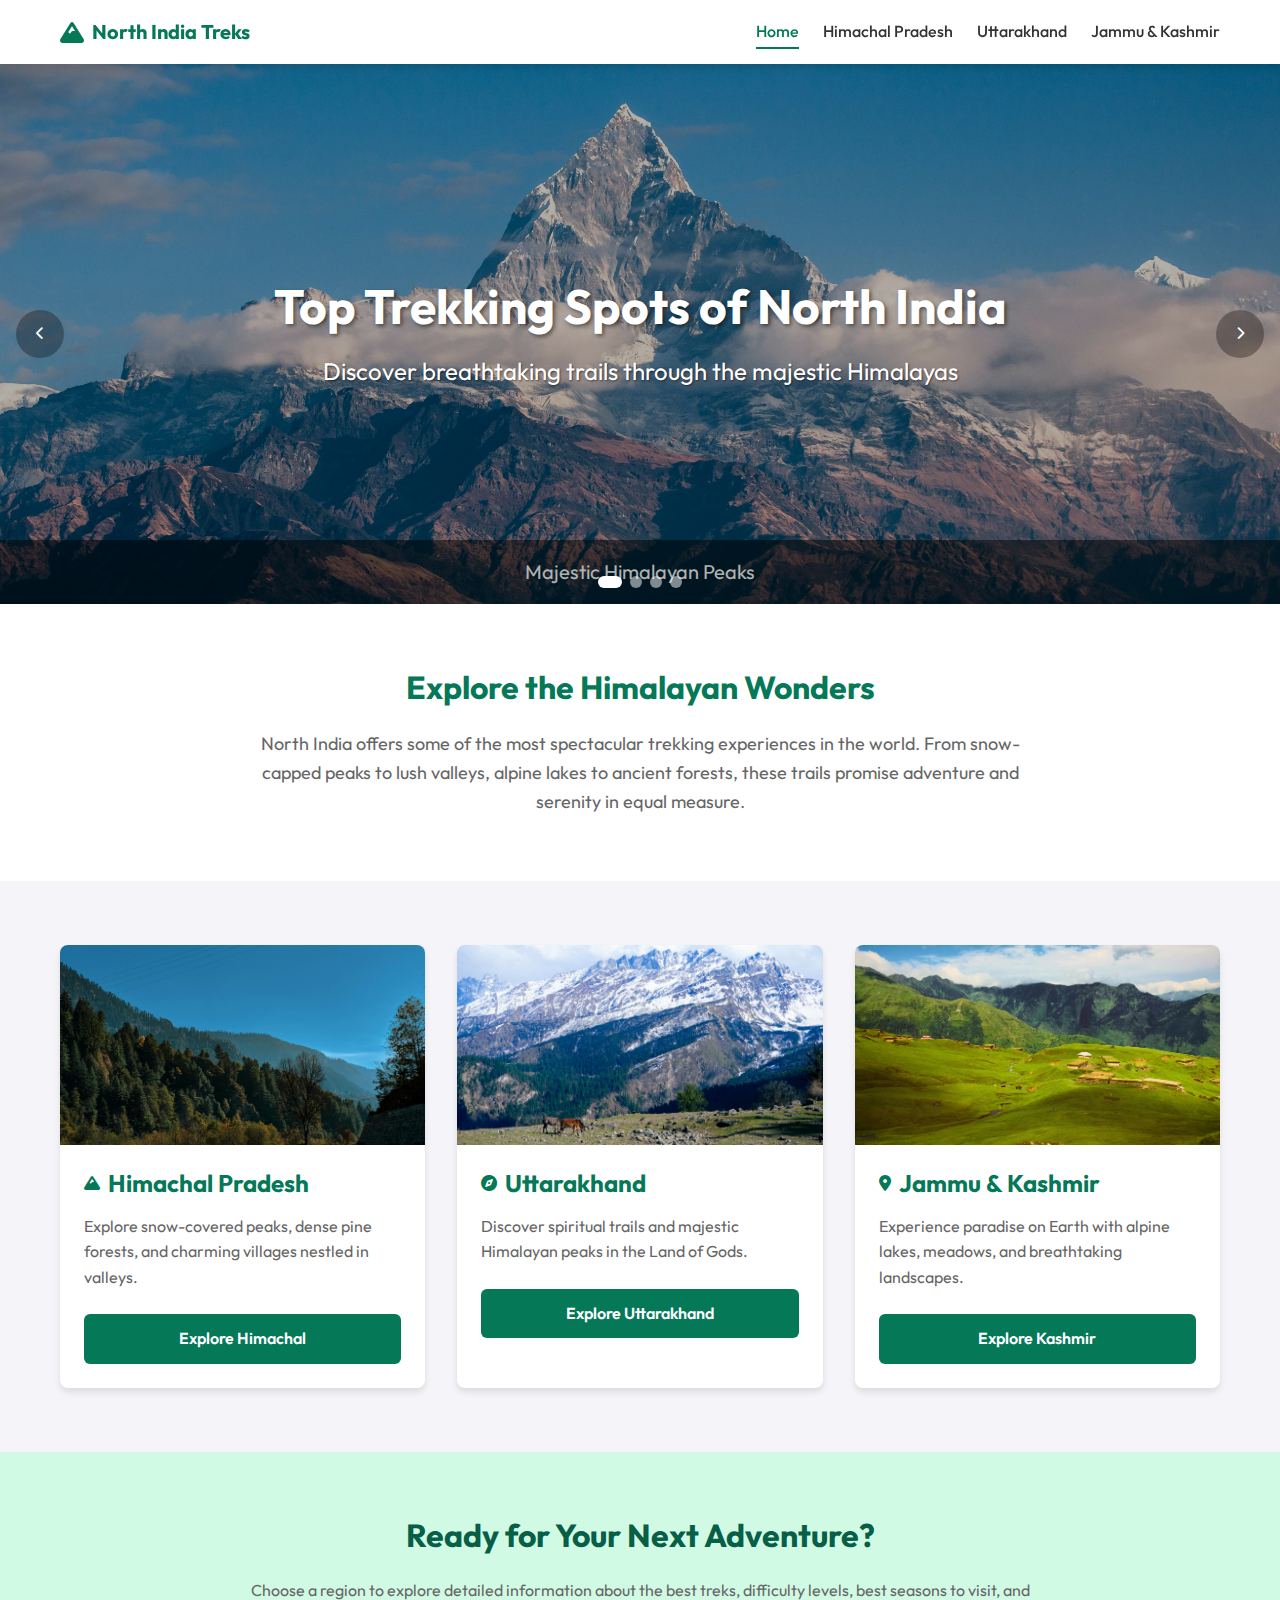
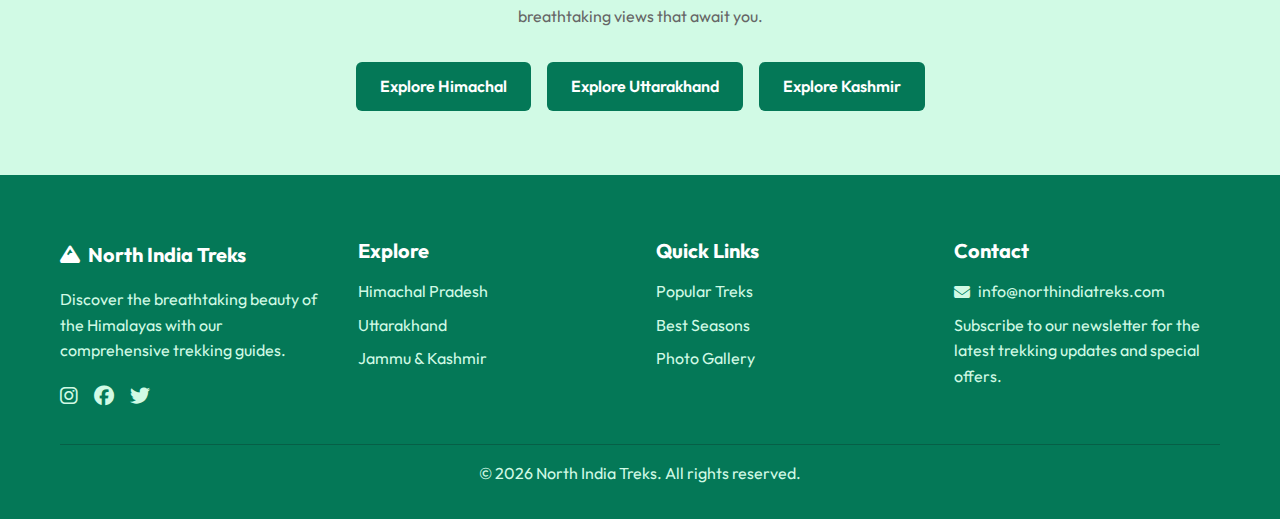
<file: index.html>
<!DOCTYPE html>
<html lang="en">
<head>
    <meta charset="UTF-8">
    <meta name="viewport" content="width=device-width, initial-scale=1.0">
    <meta name="description" content="Discover the best trekking spots in North India including Himachal Pradesh, Uttarakhand, and Kashmir">
    <title>North India Treks | Explore Himalayan Adventures</title>
    <!-- SEO Meta Tags -->
<meta name="description" content="Discover breathtaking treks in North India across Himachal Pradesh, Uttarakhand, and Kashmir.">
<meta name="keywords" content="trekking, north india, himachal, uttarakhand, kashmir, triund, kedarkantha, hampta pass, great lakes, mountain hikes">
<meta name="author" content="Himanshu">
<meta name="robots" content="index, follow">

<!-- Open Graph (for social sharing) -->
<meta property="og:title" content="North India Treks">
<meta property="og:description" content="Explore the most beautiful trekking trails in North India.">
<meta property="og:image" content="https://north-india-treks-8cl96pctc-himanshu-710s-projects.vercel.app/images/logo.png">
<meta property="og:url" content="https://north-india-treks-8cl96pctc-himanshu-710s-projects.vercel.app/">
<meta name="twitter:card" content="summary_large_image">

    <link rel="stylesheet" href="css/style.css">
    <link rel="stylesheet" href="css/responsive.css">
    <link rel="stylesheet" href="https://cdnjs.cloudflare.com/ajax/libs/font-awesome/6.4.0/css/all.min.css">
    <link href="https://fonts.googleapis.com/css2?family=Outfit:wght@300;400;500;600;700;800&display=swap" rel="stylesheet">
    <script async src="https://pagead2.googlesyndication.com/pagead/js/adsbygoogle.js?client=ca-pub-3728449029065039"
     crossorigin="anonymous"></script>
    <!-- Google tag (gtag.js) -->
<script async src="https://www.googletagmanager.com/gtag/js?id=G-BJK7P80JDB"></script>
<script>
  window.dataLayer = window.dataLayer || [];
  function gtag(){dataLayer.push(arguments);}
  gtag('js', new Date());

  gtag('config', 'G-BJK7P80JDB');
</script>
<meta name="google-site-verification" content="UkwokztceHetvAt3x6gQ285ut_uOY-mZ3gZJZbdnEm8" />
</head>
<body>
    <!-- Header -->
    <header class="site-header">
        <div class="container">
            <div class="logo">
                <a href="index.html">
                    <i class="fas fa-mountain"></i>
                    <span>North India Treks</span>
                </a>
            </div>
            <nav class="main-nav">
                <ul>
                    <li><a href="index.html" class="active">Home</a></li>
                    <li><a href="himachal.html">Himachal Pradesh</a></li>
                    <li><a href="uttarakhand.html">Uttarakhand</a></li>
                    <li><a href="kashmir.html">Jammu & Kashmir</a></li>
                </ul>
            </nav>
            <div class="mobile-menu-toggle">
                <i class="fas fa-bars"></i>
            </div>
        </div>
    </header>

    <!-- Mobile Menu -->
    <div class="mobile-menu">
        <ul>
            <li><a href="index.html" class="active">Home</a></li>
            <li><a href="himachal.html">Himachal Pradesh</a></li>
            <li><a href="uttarakhand.html">Uttarakhand</a></li>
            <li><a href="kashmir.html">Jammu & Kashmir</a></li>
        </ul>
    </div>

    <!-- Hero Section with Slider -->
    <section class="hero-slider">
        <div class="slider-container">
            <div class="slide active">
                <img src="images/slider/trek1.jpg" alt="Snowy mountain peaks in Himalayas">
                <div class="slide-caption">Majestic Himalayan Peaks</div>
            </div>
            <div class="slide">
                <img src="images/slider/trek2.jpg" alt="Lush green valley with mountain backdrop">
                <div class="slide-caption">Verdant Valleys of Uttarakhand</div>
            </div>
            <div class="slide">
                <img src="images/slider/trek3.jpg" alt="Alpine lake surrounded by mountains">
                <div class="slide-caption">Pristine Alpine Lakes of Kashmir</div>
            </div>
            <div class="slide">
                <img src="images/slider/trek4.jpg" alt="Trekkers on a mountain trail">
                <div class="slide-caption">Adventure Awaits on Himalayan Trails</div>
            </div>
            
            <div class="slider-controls">
                <button class="prev-btn"><i class="fas fa-chevron-left"></i></button>
                <button class="next-btn"><i class="fas fa-chevron-right"></i></button>
            </div>
            
            <div class="slider-dots">
                <span class="dot active" data-index="0"></span>
                <span class="dot" data-index="1"></span>
                <span class="dot" data-index="2"></span>
                <span class="dot" data-index="3"></span>
            </div>
        </div>
        
        <div class="hero-content">
            <h1>Top Trekking Spots of North India</h1>
            <p>Discover breathtaking trails through the majestic Himalayas</p>
        </div>
    </section>

    <!-- Introduction Section -->
    <section class="intro-section">
        <div class="container">
            <h2>Explore the Himalayan Wonders</h2>
            <p>North India offers some of the most spectacular trekking experiences in the world. From snow-capped peaks to lush valleys, alpine lakes to ancient forests, these trails promise adventure and serenity in equal measure.</p>
        </div>
    </section>

    <!-- Featured States -->
    <section class="featured-states">
        <div class="container">
            <div class="state-grid">
                <div class="state-card">
                    <div class="card-image">
                        <img src="images/himachal/hero.jpg" alt="Himachal Pradesh">
                    </div>
                    <div class="card-content">
                        <div class="card-title">
                            <i class="fas fa-mountain"></i>
                            <h3>Himachal Pradesh</h3>
                        </div>
                        <p>Explore snow-covered peaks, dense pine forests, and charming villages nestled in valleys.</p>
                        <a href="himachal.html" class="btn primary-btn">Explore Himachal</a>
                    </div>
                </div>

                <div class="state-card">
                    <div class="card-image">
                        <img src="images/uttarakhand/hero.jpg" alt="Uttarakhand">
                    </div>
                    <div class="card-content">
                        <div class="card-title">
                            <i class="fas fa-compass"></i>
                            <h3>Uttarakhand</h3>
                        </div>
                        <p>Discover spiritual trails and majestic Himalayan peaks in the Land of Gods.</p>
                        <a href="uttarakhand.html" class="btn primary-btn">Explore Uttarakhand</a>
                    </div>
                </div>

                <div class="state-card">
                    <div class="card-image">
                        <img src="images/kashmir/hero.jpg" alt="Jammu & Kashmir">
                    </div>
                    <div class="card-content">
                        <div class="card-title">
                            <i class="fas fa-map-marker-alt"></i>
                            <h3>Jammu & Kashmir</h3>
                        </div>
                        <p>Experience paradise on Earth with alpine lakes, meadows, and breathtaking landscapes.</p>
                        <a href="kashmir.html" class="btn primary-btn">Explore Kashmir</a>
                    </div>
                </div>
            </div>
        </div>
    </section>

    <!-- CTA Section -->
    <section class="cta-section">
        <div class="container">
            <h2>Ready for Your Next Adventure?</h2>
            <p>Choose a region to explore detailed information about the best treks, difficulty levels, best seasons to visit, and breathtaking views that await you.</p>
            <div class="cta-buttons">
                <a href="himachal.html" class="btn primary-btn">Explore Himachal</a>
                <a href="uttarakhand.html" class="btn primary-btn">Explore Uttarakhand</a>
                <a href="kashmir.html" class="btn primary-btn">Explore Kashmir</a>
            </div>
        </div>
    </section>

    <!-- Footer -->
    <footer class="site-footer">
        <div class="container">
            <div class="footer-grid">
                <div class="footer-about">
                    <div class="footer-logo">
                        <i class="fas fa-mountain"></i>
                        <span>North India Treks</span>
                    </div>
                    <p>Discover the breathtaking beauty of the Himalayas with our comprehensive trekking guides.</p>
                    <div class="social-links">
                        <a href="#"><i class="fab fa-instagram"></i></a>
                        <a href="#"><i class="fab fa-facebook"></i></a>
                        <a href="#"><i class="fab fa-twitter"></i></a>
                    </div>
                </div>

                <div class="footer-links">
                    <h3>Explore</h3>
                    <ul>
                        <li><a href="himachal.html">Himachal Pradesh</a></li>
                        <li><a href="uttarakhand.html">Uttarakhand</a></li>
                        <li><a href="kashmir.html">Jammu & Kashmir</a></li>
                    </ul>
                </div>

                <div class="footer-links">
                    <h3>Quick Links</h3>
                    <ul>
                        <li><a href="#">Popular Treks</a></li>
                        <li><a href="#">Best Seasons</a></li>
                        <li><a href="#">Photo Gallery</a></li>
                    </ul>
                </div>

                <div class="footer-contact">
                    <h3>Contact</h3>
                    <p><i class="fas fa-envelope"></i> <a href="mailto:info@northindiatreks.com">info@northindiatreks.com</a></p>
                    <p>Subscribe to our newsletter for the latest trekking updates and special offers.</p>
                </div>
            </div>

            <div class="footer-bottom">
                <p>&copy; <span id="current-year"></span> North India Treks. All rights reserved.</p>
            </div>
        </div>
    </footer>

    <script src="js/slider.js"></script>
    <script src="js/main.js"></script>
</body>
</html>
</file>
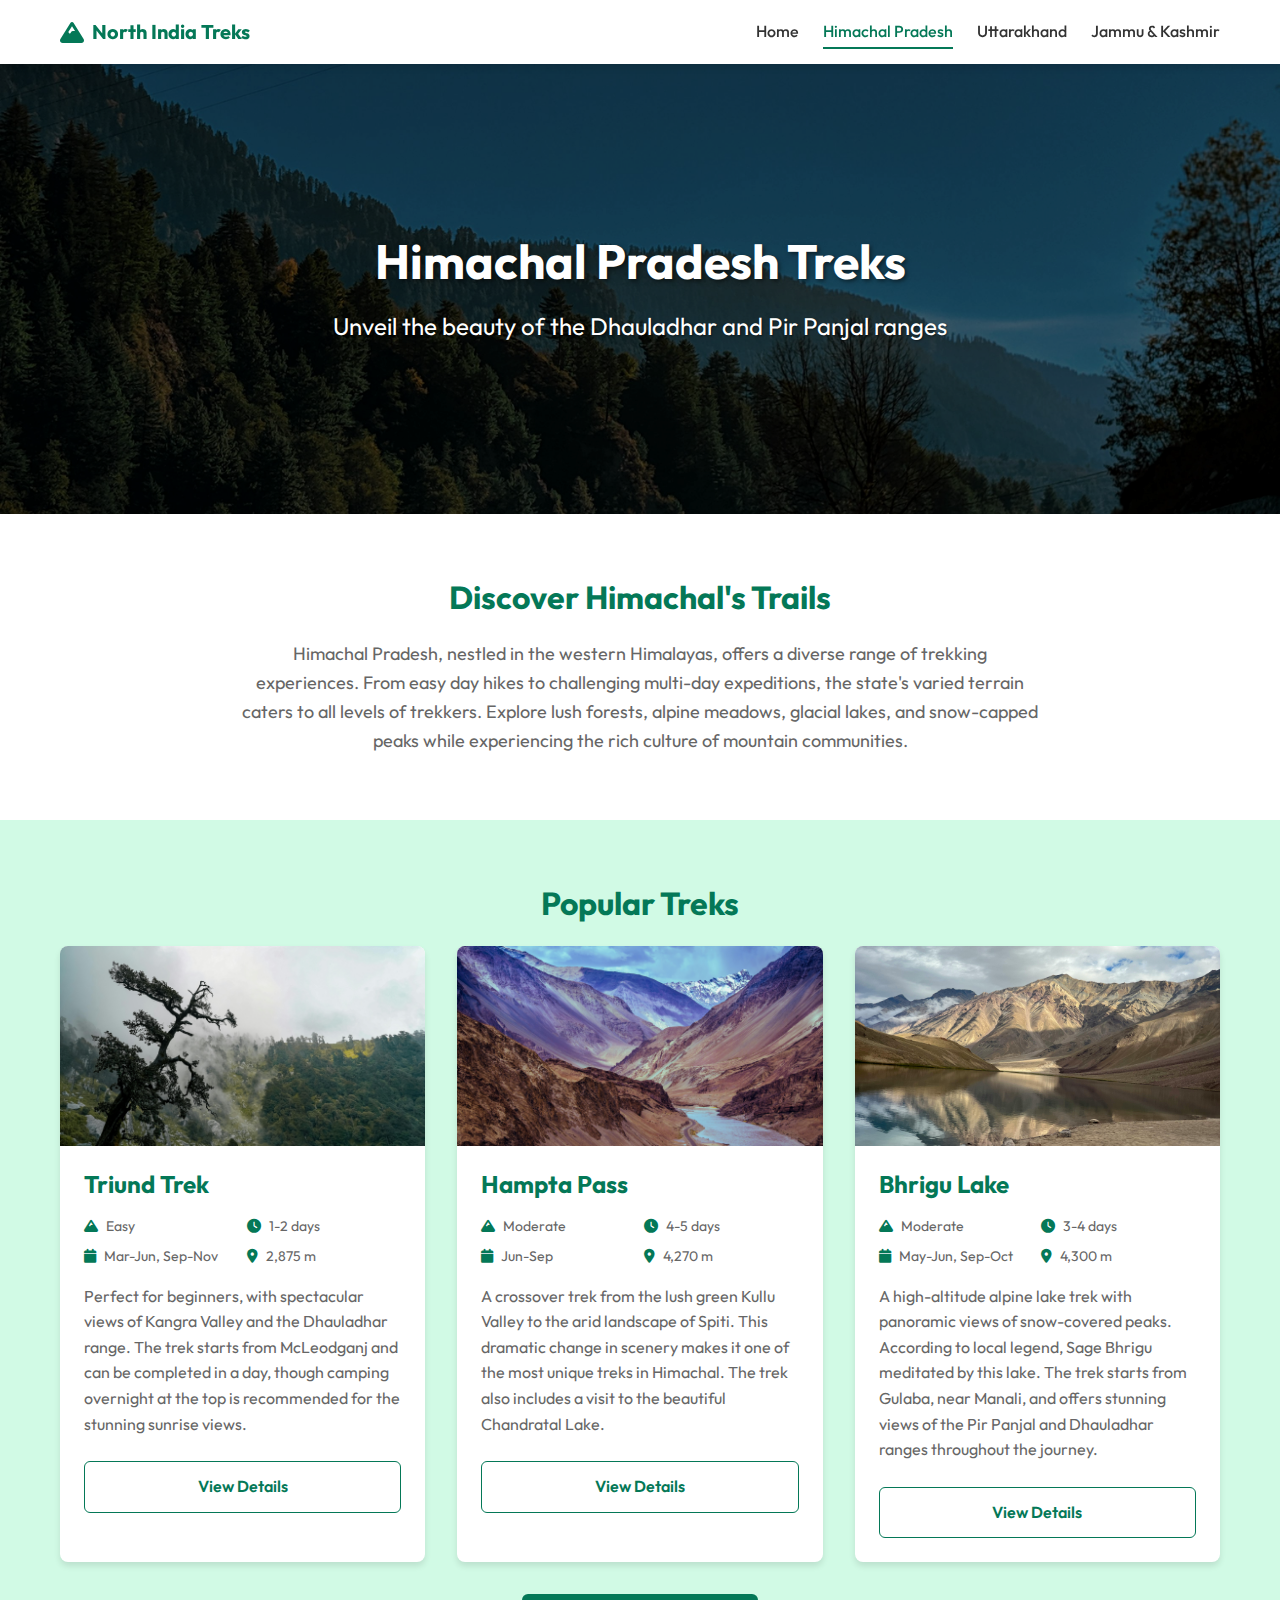
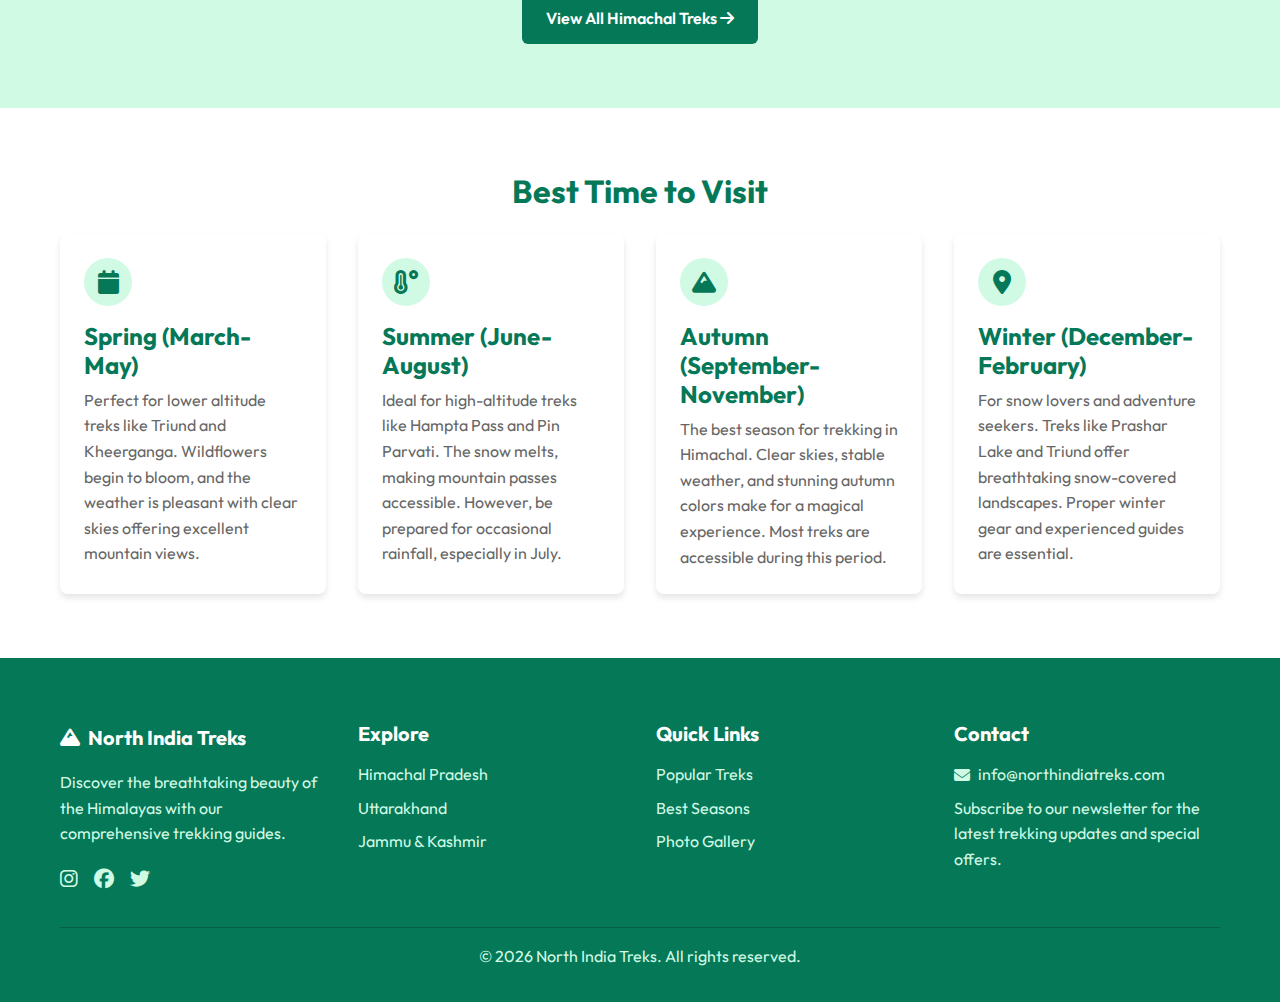
<file: himachal.html>
<!DOCTYPE html>
<html lang="en">
<head>
    <meta charset="UTF-8">
    <meta name="viewport" content="width=device-width, initial-scale=1.0">
    <meta name="description" content="Explore the best treks in Himachal Pradesh including Triund, Hampta Pass, and Bhrigu Lake">
    <title>Himachal Pradesh Treks | North India Trekking Guide</title>
    <link rel="stylesheet" href="css/style.css">
    <link rel="stylesheet" href="css/responsive.css">
    <link rel="stylesheet" href="https://cdnjs.cloudflare.com/ajax/libs/font-awesome/6.4.0/css/all.min.css">
    <link href="https://fonts.googleapis.com/css2?family=Outfit:wght@300;400;500;600;700;800&display=swap" rel="stylesheet">
</head>
<body>
    <!-- Header -->
    <header class="site-header">
        <div class="container">
            <div class="logo">
                <a href="index.html">
                    <i class="fas fa-mountain"></i>
                    <span>North India Treks</span>
                </a>
            </div>
            <nav class="main-nav">
                <ul>
                    <li><a href="index.html">Home</a></li>
                    <li><a href="himachal.html" class="active">Himachal Pradesh</a></li>
                    <li><a href="uttarakhand.html">Uttarakhand</a></li>
                    <li><a href="kashmir.html">Jammu & Kashmir</a></li>
                </ul>
            </nav>
            <div class="mobile-menu-toggle">
                <i class="fas fa-bars"></i>
            </div>
        </div>
    </header>

    <!-- Mobile Menu -->
    <div class="mobile-menu">
        <ul>
            <li><a href="index.html">Home</a></li>
            <li><a href="himachal.html" class="active">Himachal Pradesh</a></li>
            <li><a href="uttarakhand.html">Uttarakhand</a></li>
            <li><a href="kashmir.html">Jammu & Kashmir</a></li>
        </ul>
    </div>

    <!-- Hero Section -->
    <section class="page-hero" style="background-image: url('images/himachal/hero.jpg');">
        <div class="hero-overlay"></div>
        <div class="hero-content">
            <h1>Himachal Pradesh Treks</h1>
            <p>Unveil the beauty of the Dhauladhar and Pir Panjal ranges</p>
        </div>
    </section>

    <!-- Introduction -->
    <section class="intro-section">
        <div class="container">
            <h2>Discover Himachal's Trails</h2>
            <p>Himachal Pradesh, nestled in the western Himalayas, offers a diverse range of trekking experiences. From easy day hikes to challenging multi-day expeditions, the state's varied terrain caters to all levels of trekkers. Explore lush forests, alpine meadows, glacial lakes, and snow-capped peaks while experiencing the rich culture of mountain communities.</p>
        </div>
    </section>

    <!-- Featured Treks -->
    <section class="treks-section">
        <div class="container">
            <h2>Popular Treks</h2>
            
            <div class="trek-grid">
                <div class="trek-card">
                    <div class="trek-image">
                        <img src="images/himachal/triund.jpg" alt="Triund Trek">
                    </div>
                    <div class="trek-content">
                        <h3>Triund Trek</h3>
                        
                        <div class="trek-info">
                            <div class="info-item">
                                <i class="fas fa-mountain"></i>
                                <span>Easy</span>
                            </div>
                            
                            <div class="info-item">
                                <i class="fas fa-clock"></i>
                                <span>1-2 days</span>
                            </div>
                            
                            <div class="info-item">
                                <i class="fas fa-calendar"></i>
                                <span>Mar-Jun, Sep-Nov</span>
                            </div>
                            
                            <div class="info-item">
                                <i class="fas fa-map-marker-alt"></i>
                                <span>2,875 m</span>
                            </div>
                        </div>
                        
                        <p>Perfect for beginners, with spectacular views of Kangra Valley and the Dhauladhar range. The trek starts from McLeodganj and can be completed in a day, though camping overnight at the top is recommended for the stunning sunrise views.</p>
                        
                        <a href="#" class="btn outline-btn">View Details</a>
                    </div>
                </div>

                <div class="trek-card">
                    <div class="trek-image">
                        <img src="images/himachal/hampta.jpg" alt="Hampta Pass Trek">
                    </div>
                    <div class="trek-content">
                        <h3>Hampta Pass</h3>
                        
                        <div class="trek-info">
                            <div class="info-item">
                                <i class="fas fa-mountain"></i>
                                <span>Moderate</span>
                            </div>
                            
                            <div class="info-item">
                                <i class="fas fa-clock"></i>
                                <span>4-5 days</span>
                            </div>
                            
                            <div class="info-item">
                                <i class="fas fa-calendar"></i>
                                <span>Jun-Sep</span>
                            </div>
                            
                            <div class="info-item">
                                <i class="fas fa-map-marker-alt"></i>
                                <span>4,270 m</span>
                            </div>
                        </div>
                        
                        <p>A crossover trek from the lush green Kullu Valley to the arid landscape of Spiti. This dramatic change in scenery makes it one of the most unique treks in Himachal. The trek also includes a visit to the beautiful Chandratal Lake.</p>
                        
                        <a href="#" class="btn outline-btn">View Details</a>
                    </div>
                </div>

                <div class="trek-card">
                    <div class="trek-image">
                        <img src="images/himachal/bhrigu.jpg" alt="Bhrigu Lake Trek">
                    </div>
                    <div class="trek-content">
                        <h3>Bhrigu Lake</h3>
                        
                        <div class="trek-info">
                            <div class="info-item">
                                <i class="fas fa-mountain"></i>
                                <span>Moderate</span>
                            </div>
                            
                            <div class="info-item">
                                <i class="fas fa-clock"></i>
                                <span>3-4 days</span>
                            </div>
                            
                            <div class="info-item">
                                <i class="fas fa-calendar"></i>
                                <span>May-Jun, Sep-Oct</span>
                            </div>
                            
                            <div class="info-item">
                                <i class="fas fa-map-marker-alt"></i>
                                <span>4,300 m</span>
                            </div>
                        </div>
                        
                        <p>A high-altitude alpine lake trek with panoramic views of snow-covered peaks. According to local legend, Sage Bhrigu meditated by this lake. The trek starts from Gulaba, near Manali, and offers stunning views of the Pir Panjal and Dhauladhar ranges throughout the journey.</p>
                        
                        <a href="#" class="btn outline-btn">View Details</a>
                    </div>
                </div>
            </div>
            
            <div class="text-center">
                <a href="#" class="btn primary-btn">
                    View All Himachal Treks <i class="fas fa-arrow-right"></i>
                </a>
            </div>
        </div>
    </section>
    
    <!-- Best Time to Visit -->
    <section class="seasons-section">
        <div class="container">
            <h2>Best Time to Visit</h2>
            
            <div class="seasons-grid">
                <div class="season-card">
                    <div class="season-icon">
                        <i class="fas fa-calendar"></i>
                    </div>
                    <h3>Spring (March-May)</h3>
                    <p>Perfect for lower altitude treks like Triund and Kheerganga. Wildflowers begin to bloom, and the weather is pleasant with clear skies offering excellent mountain views.</p>
                </div>
                
                <div class="season-card">
                    <div class="season-icon">
                        <i class="fas fa-temperature-high"></i>
                    </div>
                    <h3>Summer (June-August)</h3>
                    <p>Ideal for high-altitude treks like Hampta Pass and Pin Parvati. The snow melts, making mountain passes accessible. However, be prepared for occasional rainfall, especially in July.</p>
                </div>
                
                <div class="season-card">
                    <div class="season-icon">
                        <i class="fas fa-mountain"></i>
                    </div>
                    <h3>Autumn (September-November)</h3>
                    <p>The best season for trekking in Himachal. Clear skies, stable weather, and stunning autumn colors make for a magical experience. Most treks are accessible during this period.</p>
                </div>
                
                <div class="season-card">
                    <div class="season-icon">
                        <i class="fas fa-map-marker-alt"></i>
                    </div>
                    <h3>Winter (December-February)</h3>
                    <p>For snow lovers and adventure seekers. Treks like Prashar Lake and Triund offer breathtaking snow-covered landscapes. Proper winter gear and experienced guides are essential.</p>
                </div>
            </div>
        </div>
    </section>

    <!-- Footer -->
    <footer class="site-footer">
        <div class="container">
            <div class="footer-grid">
                <div class="footer-about">
                    <div class="footer-logo">
                        <i class="fas fa-mountain"></i>
                        <span>North India Treks</span>
                    </div>
                    <p>Discover the breathtaking beauty of the Himalayas with our comprehensive trekking guides.</p>
                    <div class="social-links">
                        <a href="#"><i class="fab fa-instagram"></i></a>
                        <a href="#"><i class="fab fa-facebook"></i></a>
                        <a href="#"><i class="fab fa-twitter"></i></a>
                    </div>
                </div>

                <div class="footer-links">
                    <h3>Explore</h3>
                    <ul>
                        <li><a href="himachal.html">Himachal Pradesh</a></li>
                        <li><a href="uttarakhand.html">Uttarakhand</a></li>
                        <li><a href="kashmir.html">Jammu & Kashmir</a></li>
                    </ul>
                </div>

                <div class="footer-links">
                    <h3>Quick Links</h3>
                    <ul>
                        <li><a href="#">Popular Treks</a></li>
                        <li><a href="#">Best Seasons</a></li>
                        <li><a href="#">Photo Gallery</a></li>
                    </ul>
                </div>

                <div class="footer-contact">
                    <h3>Contact</h3>
                    <p><i class="fas fa-envelope"></i> <a href="mailto:info@northindiatreks.com">info@northindiatreks.com</a></p>
                    <p>Subscribe to our newsletter for the latest trekking updates and special offers.</p>
                </div>
            </div>

            <div class="footer-bottom">
                <p>&copy; <span id="current-year"></span> North India Treks. All rights reserved.</p>
            </div>
        </div>
    </footer>

    <script src="js/main.js"></script>
</body>
</html>
</file>
<file: css/style.css>
/* Base Styles */
:root {
    --primary-color: #047857;
    --primary-dark: #065f46;
    --primary-light: #d1fae5;
    --secondary-color: #f4f4f9;
    --text-color: #333333;
    --text-light: #666666;
    --white: #ffffff;
    --black: #000000;
    --gray-light: #f8f9fa;
    --gray: #e9ecef;
    --border-color: #e5e7eb;
    --shadow: 0 4px 6px rgba(0, 0, 0, 0.1);
    --transition: all 0.3s ease;
}

* {
    margin: 0;
    padding: 0;
    box-sizing: border-box;
}

body {
    font-family: 'Outfit', sans-serif;
    color: var(--text-color);
    line-height: 1.6;
    background-color: var(--secondary-color);
}

.container {
    width: 100%;
    max-width: 1200px;
    margin: 0 auto;
    padding: 0 20px;
}

a {
    text-decoration: none;
    color: inherit;
    transition: var(--transition);
}

ul {
    list-style: none;
}

img {
    max-width: 100%;
    height: auto;
    display: block;
}

h1, h2, h3, h4, h5, h6 {
    font-weight: 700;
    line-height: 1.2;
}

h1 {
    font-size: 2.5rem;
    margin-bottom: 1rem;
}

h2 {
    font-size: 2rem;
    margin-bottom: 1.5rem;
    color: var(--primary-color);
    text-align: center;
}

h3 {
    font-size: 1.5rem;
    margin-bottom: 1rem;
}

p {
    margin-bottom: 1rem;
}

.text-center {
    text-align: center;
}

/* Buttons */
.btn {
    display: inline-block;
    padding: 0.75rem 1.5rem;
    border-radius: 0.375rem;
    font-weight: 600;
    text-align: center;
    cursor: pointer;
    transition: var(--transition);
    border: none;
}

.primary-btn {
    background-color: var(--primary-color);
    color: var(--white);
}

.primary-btn:hover {
    background-color: var(--primary-dark);
}

.outline-btn {
    background-color: transparent;
    color: var(--primary-color);
    border: 1px solid var(--primary-color);
}

.outline-btn:hover {
    background-color: var(--primary-color);
    color: var(--white);
}

/* Header */
.site-header {
    background-color: var(--white);
    box-shadow: var(--shadow);
    position: sticky;
    top: 0;
    z-index: 100;
}

.site-header .container {
    display: flex;
    justify-content: space-between;
    align-items: center;
    padding: 1rem 20px;
}

.logo a {
    display: flex;
    align-items: center;
    font-weight: 700;
    font-size: 1.25rem;
    color: var(--primary-color);
}

.logo i {
    margin-right: 0.5rem;
    font-size: 1.5rem;
}

.main-nav ul {
    display: flex;
}

.main-nav li {
    margin-left: 1.5rem;
}

.main-nav a {
    font-weight: 500;
    padding: 0.5rem 0;
    position: relative;
}

.main-nav a:hover, .main-nav a.active {
    color: var(--primary-color);
}

.main-nav a::after {
    content: '';
    position: absolute;
    bottom: 0;
    left: 0;
    width: 0;
    height: 2px;
    background-color: var(--primary-color);
    transition: var(--transition);
}

.main-nav a:hover::after, .main-nav a.active::after {
    width: 100%;
}

.mobile-menu-toggle {
    display: none;
    font-size: 1.5rem;
    cursor: pointer;
    color: var(--primary-color);
}

/* Mobile Menu */
.mobile-menu {
    display: none;
    background-color: var(--white);
    padding: 1rem;
    box-shadow: 0 4px 6px rgba(0, 0, 0, 0.1);
}

.mobile-menu.active {
    display: block;
}

.mobile-menu ul {
    display: flex;
    flex-direction: column;
}

.mobile-menu li {
    margin: 0.5rem 0;
}

.mobile-menu a {
    display: block;
    padding: 0.5rem;
    font-weight: 500;
}

.mobile-menu a:hover, .mobile-menu a.active {
    color: var(--primary-color);
    background-color: var(--primary-light);
    border-radius: 0.25rem;
}

/* Hero Slider */
.hero-slider {
    position: relative;
    height: 60vh;
    overflow: hidden;
}

.slider-container {
    position: relative;
    height: 100%;
    width: 100%;
}

.slide {
    position: absolute;
    top: 0;
    left: 0;
    width: 100%;
    height: 100%;
    opacity: 0;
    transition: opacity 1s ease;
}

.slide.active {
    opacity: 1;
}

.slide img {
    width: 100%;
    height: 100%;
    object-fit: cover;
}

.slide-caption {
    position: absolute;
    bottom: 0;
    left: 0;
    right: 0;
    background-color: rgba(0, 0, 0, 0.5);
    color: var(--white);
    padding: 1rem;
    text-align: center;
    font-size: 1.25rem;
}

.slider-controls {
    position: absolute;
    top: 50%;
    width: 100%;
    display: flex;
    justify-content: space-between;
    transform: translateY(-50%);
    z-index: 10;
}

.slider-controls button {
    background-color: rgba(0, 0, 0, 0.3);
    color: var(--white);
    border: none;
    width: 3rem;
    height: 3rem;
    border-radius: 50%;
    cursor: pointer;
    display: flex;
    align-items: center;
    justify-content: center;
    margin: 0 1rem;
    transition: var(--transition);
}

.slider-controls button:hover {
    background-color: rgba(0, 0, 0, 0.5);
}

.slider-dots {
    position: absolute;
    bottom: 1rem;
    left: 0;
    right: 0;
    display: flex;
    justify-content: center;
    z-index: 10;
}

.dot {
    width: 0.75rem;
    height: 0.75rem;
    background-color: rgba(255, 255, 255, 0.5);
    border-radius: 50%;
    margin: 0 0.25rem;
    cursor: pointer;
    transition: var(--transition);
}

.dot.active {
    background-color: var(--white);
    width: 1.5rem;
    border-radius: 1rem;
}

.hero-content {
    position: absolute;
    top: 0;
    left: 0;
    right: 0;
    bottom: 0;
    display: flex;
    flex-direction: column;
    justify-content: center;
    align-items: center;
    text-align: center;
    color: var(--white);
    background-color: rgba(0, 0, 0, 0.3);
    padding: 1rem;
    z-index: 5;
}

.hero-content h1 {
    font-size: 3rem;
    margin-bottom: 1rem;
    text-shadow: 2px 2px 4px rgba(0, 0, 0, 0.5);
}

.hero-content p {
    font-size: 1.5rem;
    max-width: 800px;
    margin: 0 auto;
    text-shadow: 1px 1px 2px rgba(0, 0, 0, 0.5);
}

/* Page Hero */
.page-hero {
    position: relative;
    height: 50vh;
    background-size: cover;
    background-position: center;
    display: flex;
    align-items: center;
    justify-content: center;
    text-align: center;
    color: var(--white);
}

.hero-overlay {
    position: absolute;
    top: 0;
    left: 0;
    width: 100%;
    height: 100%;
    background-color: rgba(0, 0, 0, 0.4);
}

/* Intro Section */
.intro-section {
    padding: 4rem 0;
    background-color: var(--white);
}

.intro-section h2 {
    margin-bottom: 1.5rem;
}

.intro-section p {
    max-width: 800px;
    margin: 0 auto;
    text-align: center;
    font-size: 1.125rem;
    color: var(--text-light);
}

/* Featured States */
.featured-states {
    padding: 4rem 0;
}

.state-grid {
    display: grid;
    grid-template-columns: repeat(auto-fill, minmax(300px, 1fr));
    gap: 2rem;
}

.state-card {
    background-color: var(--white);
    border-radius: 0.5rem;
    overflow: hidden;
    box-shadow: var(--shadow);
    transition: transform 0.3s ease;
}

.state-card:hover {
    transform: translateY(-0.5rem);
}

.card-image {
    height: 200px;
    overflow: hidden;
}

.card-image img {
    width: 100%;
    height: 100%;
    object-fit: cover;
    transition: transform 0.5s ease;
}

.state-card:hover .card-image img {
    transform: scale(1.05);
}

.card-content {
    padding: 1.5rem;
}

.card-title {
    display: flex;
    align-items: center;
    margin-bottom: 1rem;
}

.card-title i {
    color: var(--primary-color);
    margin-right: 0.5rem;
}

.card-title h3 {
    color: var(--primary-color);
    margin-bottom: 0;
}

.card-content p {
    color: var(--text-light);
    margin-bottom: 1.5rem;
}

.card-content .btn {
    width: 100%;
}

/* CTA Section */
.cta-section {
    padding: 4rem 0;
    background-color: var(--primary-light);
    text-align: center;
}

.cta-section h2 {
    color: var(--primary-dark);
}

.cta-section p {
    max-width: 800px;
    margin: 0 auto 2rem;
    color: var(--text-light);
}

.cta-buttons {
    display: flex;
    flex-wrap: wrap;
    justify-content: center;
    gap: 1rem;
}

/* Treks Section */
.treks-section {
    padding: 4rem 0;
    background-color: var(--primary-light);
}

.trek-grid {
    display: grid;
    grid-template-columns: repeat(auto-fill, minmax(300px, 1fr));
    gap: 2rem;
    margin-bottom: 2rem;
}

.trek-card {
    background-color: var(--white);
    border-radius: 0.5rem;
    overflow: hidden;
    box-shadow: var(--shadow);
    transition: transform 0.3s ease;
}

.trek-card:hover {
    transform: translateY(-0.5rem);
}

.trek-image {
    height: 200px;
    overflow: hidden;
}

.trek-image img {
    width: 100%;
    height: 100%;
    object-fit: cover;
    transition: transform 0.5s ease;
}

.trek-card:hover .trek-image img {
    transform: scale(1.05);
}

.trek-content {
    padding: 1.5rem;
}

.trek-content h3 {
    color: var(--primary-color);
    margin-bottom: 1rem;
}

.trek-info {
    display: grid;
    grid-template-columns: repeat(2, 1fr);
    gap: 0.5rem;
    margin-bottom: 1rem;
}

.info-item {
    display: flex;
    align-items: center;
    font-size: 0.875rem;
    color: var(--text-light);
}

.info-item i {
    color: var(--primary-color);
    margin-right: 0.5rem;
}

.trek-content p {
    color: var(--text-light);
    margin-bottom: 1.5rem;
}

.trek-content .btn {
    width: 100%;
}

/* Seasons Section */
.seasons-section {
    padding: 4rem 0;
    background-color: var(--white);
}

.seasons-grid {
    display: grid;
    grid-template-columns: repeat(auto-fill, minmax(250px, 1fr));
    gap: 2rem;
}

.season-card {
    background-color: var(--white);
    border-radius: 0.5rem;
    padding: 1.5rem;
    box-shadow: var(--shadow);
    transition: transform 0.3s ease;
}

.season-card:hover {
    transform: translateY(-0.5rem);
}

.season-icon {
    width: 3rem;
    height: 3rem;
    background-color: var(--primary-light);
    border-radius: 50%;
    display: flex;
    align-items: center;
    justify-content: center;
    margin-bottom: 1rem;
}

.season-icon i {
    color: var(--primary-color);
    font-size: 1.5rem;
}

.season-card h3 {
    color: var(--primary-color);
    margin-bottom: 0.5rem;
}

.season-card p {
    color: var(--text-light);
    margin-bottom: 0;
}

/* Footer */
.site-footer {
    background-color: var(--primary-color);
    color: var(--white);
    padding: 4rem 0 1rem;
}

.footer-grid {
    display: grid;
    grid-template-columns: repeat(auto-fit, minmax(200px, 1fr));
    gap: 2rem;
    margin-bottom: 2rem;
}

.footer-logo {
    display: flex;
    align-items: center;
    font-weight: 700;
    font-size: 1.25rem;
    margin-bottom: 1rem;
}

.footer-logo i {
    margin-right: 0.5rem;
}

.footer-about p {
    color: var(--primary-light);
    margin-bottom: 1rem;
}

.social-links {
    display: flex;
    gap: 1rem;
}

.social-links a {
    color: var(--primary-light);
    font-size: 1.25rem;
}

.social-links a:hover {
    color: var(--white);
}

.footer-links h3, .footer-contact h3 {
    font-size: 1.25rem;
    margin-bottom: 1rem;
    color: var(--white);
}

.footer-links ul {
    display: flex;
    flex-direction: column;
    gap: 0.5rem;
}

.footer-links a {
    color: var(--primary-light);
}

.footer-links a:hover {
    color: var(--white);
}

.footer-contact p {
    color: var(--primary-light);
    margin-bottom: 0.5rem;
    display: flex;
    align-items: center;
}

.footer-contact i {
    margin-right: 0.5rem;
}

.footer-contact a {
    color: var(--primary-light);
}

.footer-contact a:hover {
    color: var(--white);
}

.footer-bottom {
    border-top: 1px solid var(--primary-dark);
    padding-top: 1rem;
    text-align: center;
    color: var(--primary-light);
}

/* Utility Classes */
.mt-1 { margin-top: 0.25rem; }
.mt-2 { margin-top: 0.5rem; }
.mt-3 { margin-top: 0.75rem; }
.mt-4 { margin-top: 1rem; }
.mt-5 { margin-top: 1.5rem; }
.mt-6 { margin-top: 2rem; }

.mb-1 { margin-bottom: 0.25rem; }
.mb-2 { margin-bottom: 0.5rem; }
.mb-3 { margin-bottom: 0.75rem; }
.mb-4 { margin-bottom: 1rem; }
.mb-5 { margin-bottom: 1.5rem; }
.mb-6 { margin-bottom: 2rem; }
</file>
<file: css/responsive.css>
/* Responsive Styles */

/* Large Screens */
@media (max-width: 1200px) {
    .container {
        max-width: 960px;
    }
}

/* Medium Screens */
@media (max-width: 992px) {
    .container {
        max-width: 720px;
    }
    
    .hero-content h1 {
        font-size: 2.5rem;
    }
    
    .hero-content p {
        font-size: 1.25rem;
    }
}

/* Small Screens */
@media (max-width: 768px) {
    .container {
        max-width: 540px;
    }
    
    .main-nav {
        display: none;
    }
    
    .mobile-menu-toggle {
        display: block;
    }
    
    .hero-content h1 {
        font-size: 2rem;
    }
    
    .hero-content p {
        font-size: 1rem;
    }
    
    .footer-grid {
        grid-template-columns: 1fr;
    }
    
    .state-grid, .trek-grid, .seasons-grid {
        grid-template-columns: 1fr;
    }
    
    .cta-buttons {
        flex-direction: column;
        align-items: center;
    }
    
    .cta-buttons .btn {
        width: 100%;
        margin-bottom: 1rem;
    }
}

/* Extra Small Screens */
@media (max-width: 576px) {
    .container {
        padding: 0 15px;
    }
    
    .hero-slider, .page-hero {
        height: 40vh;
    }
    
    .hero-content h1 {
        font-size: 1.75rem;
    }
    
    .hero-content p {
        font-size: 0.875rem;
    }
    
    h2 {
        font-size: 1.5rem;
    }
    
    .slider-controls button {
        width: 2.5rem;
        height: 2.5rem;
    }
    
    .trek-info {
        grid-template-columns: 1fr;
    }
}
</file>
